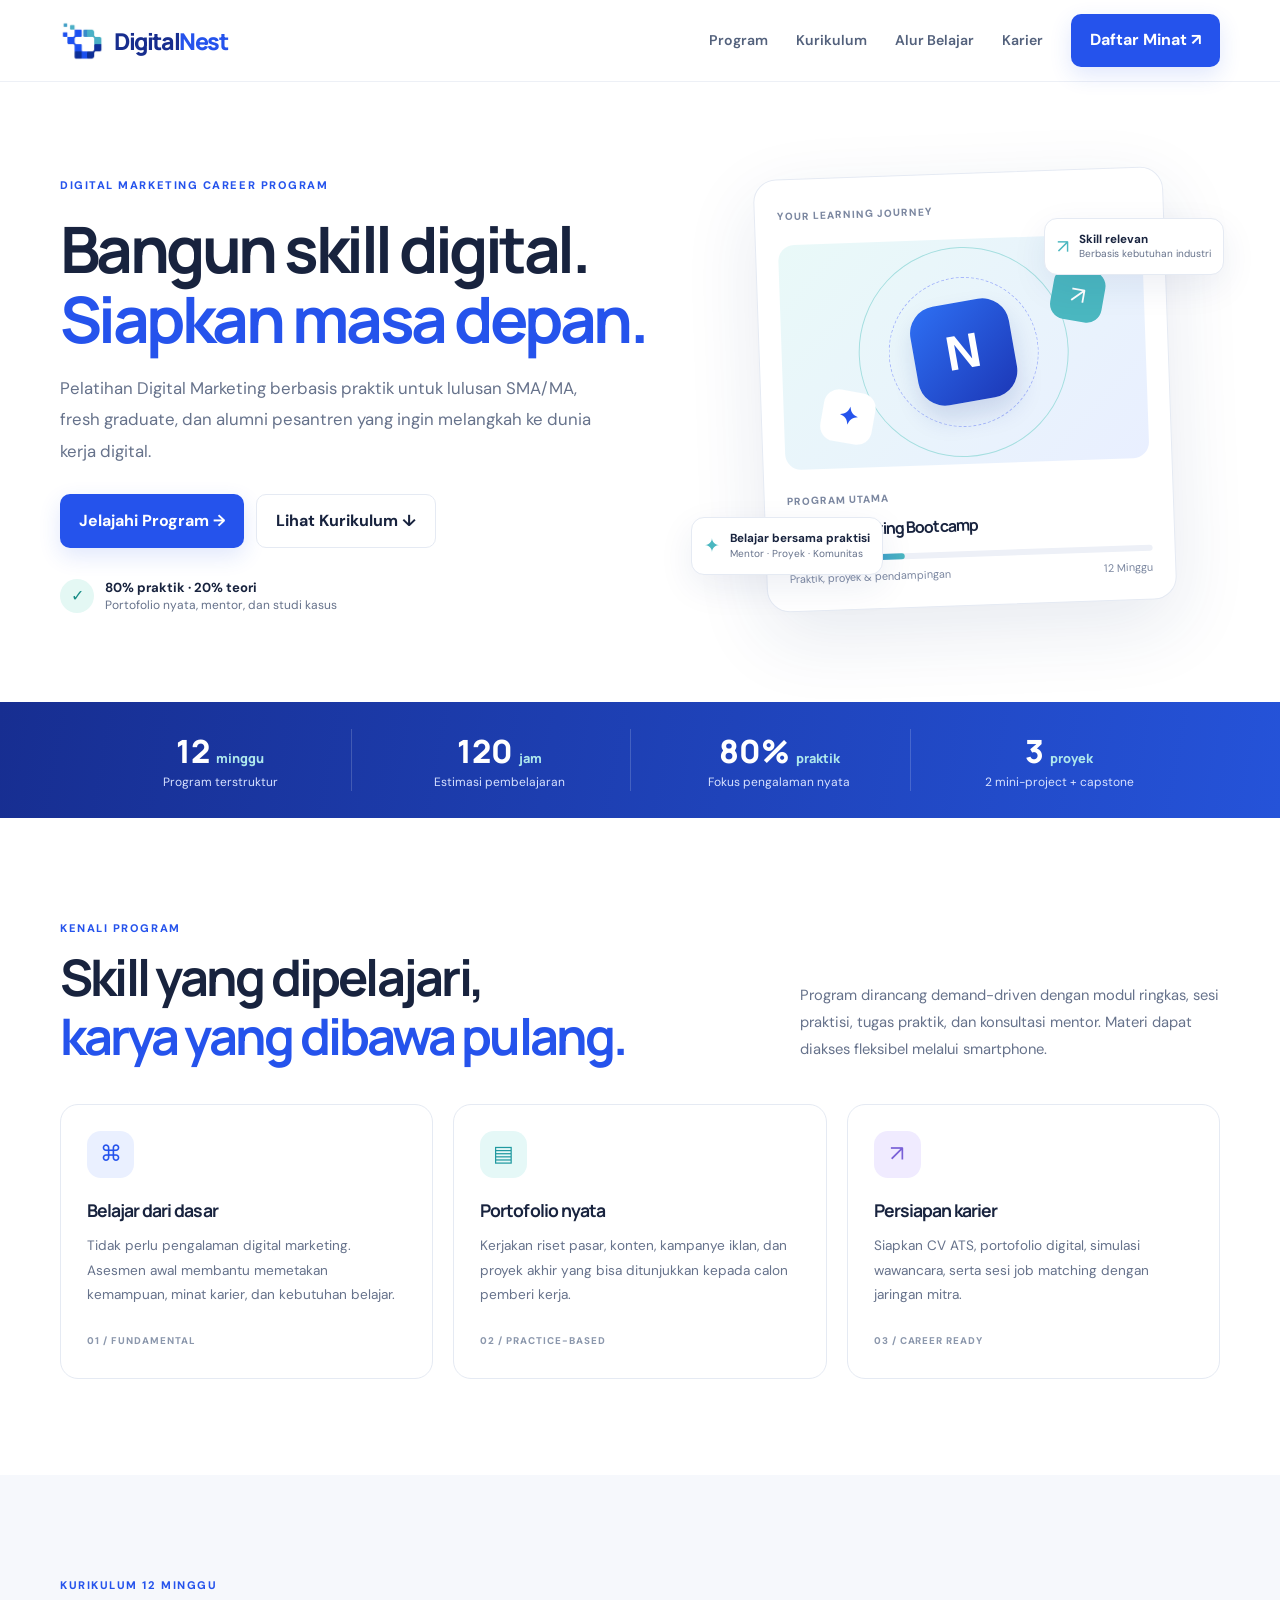
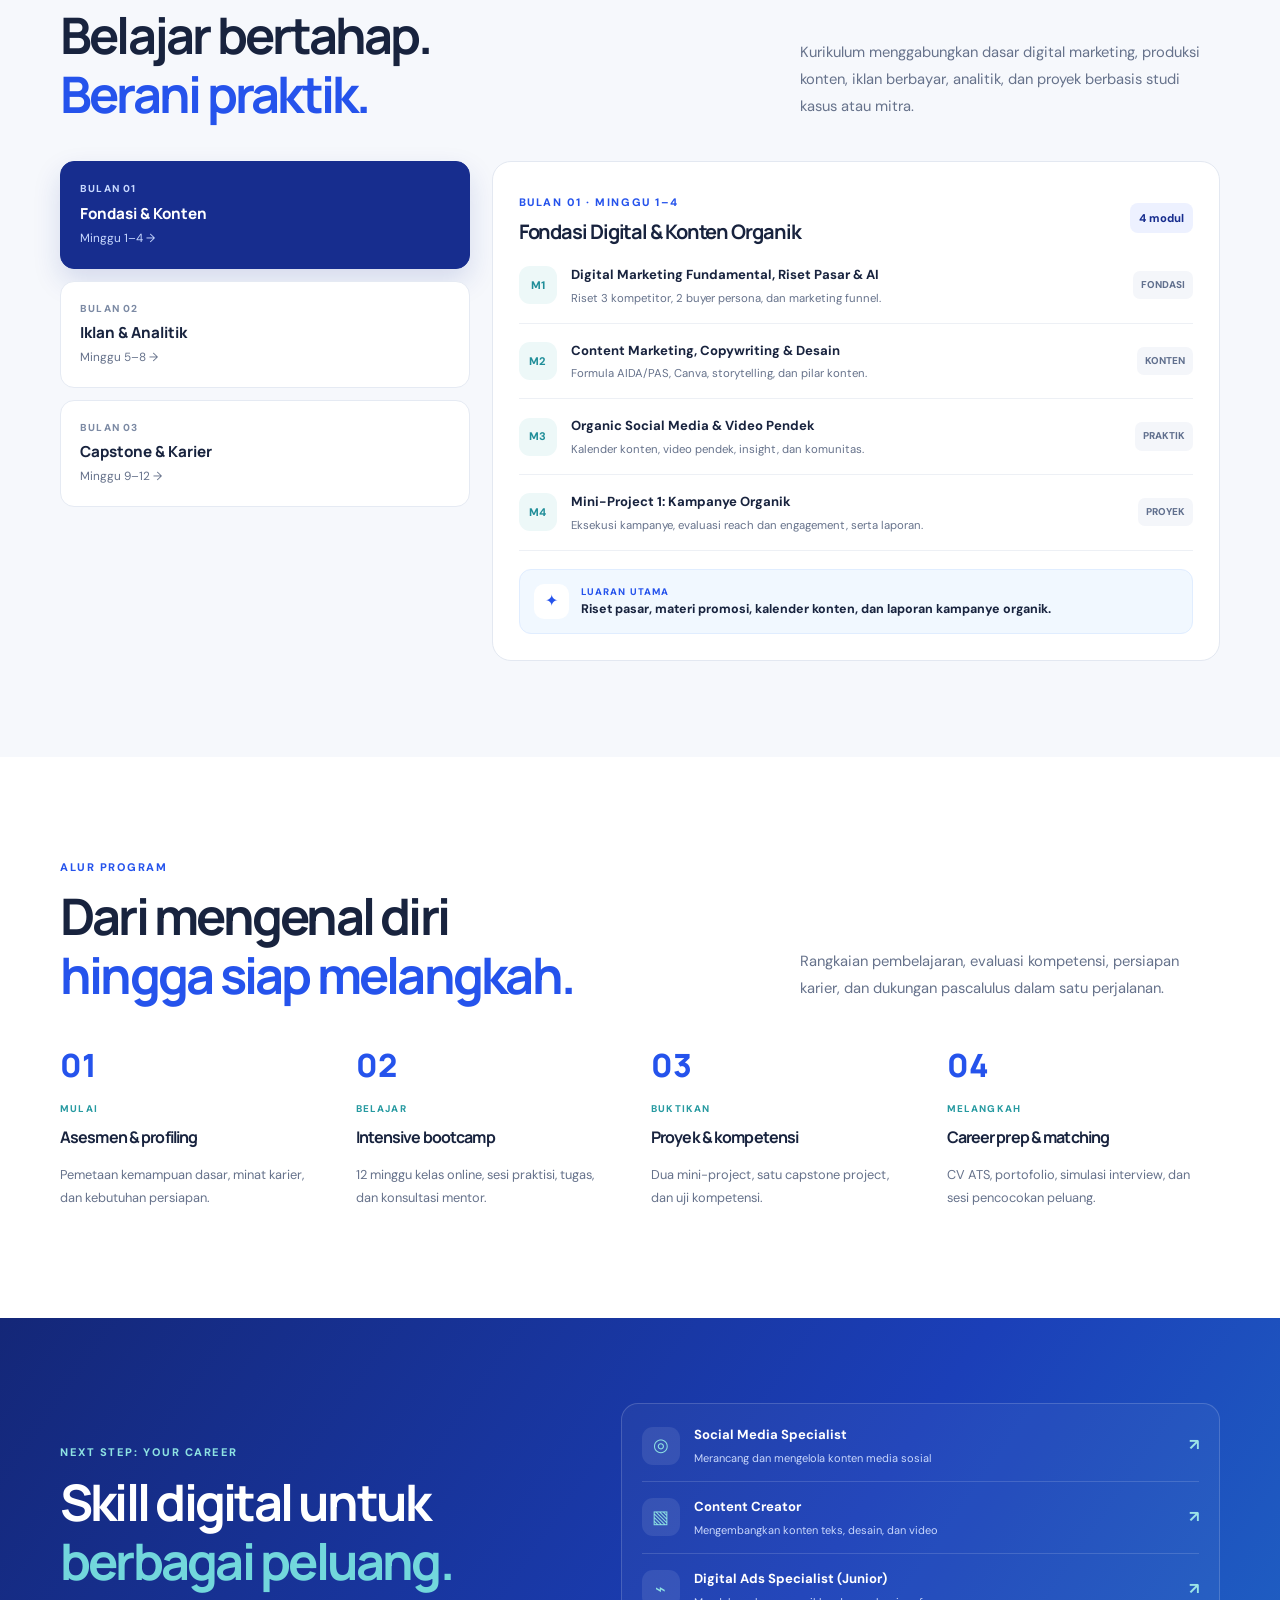
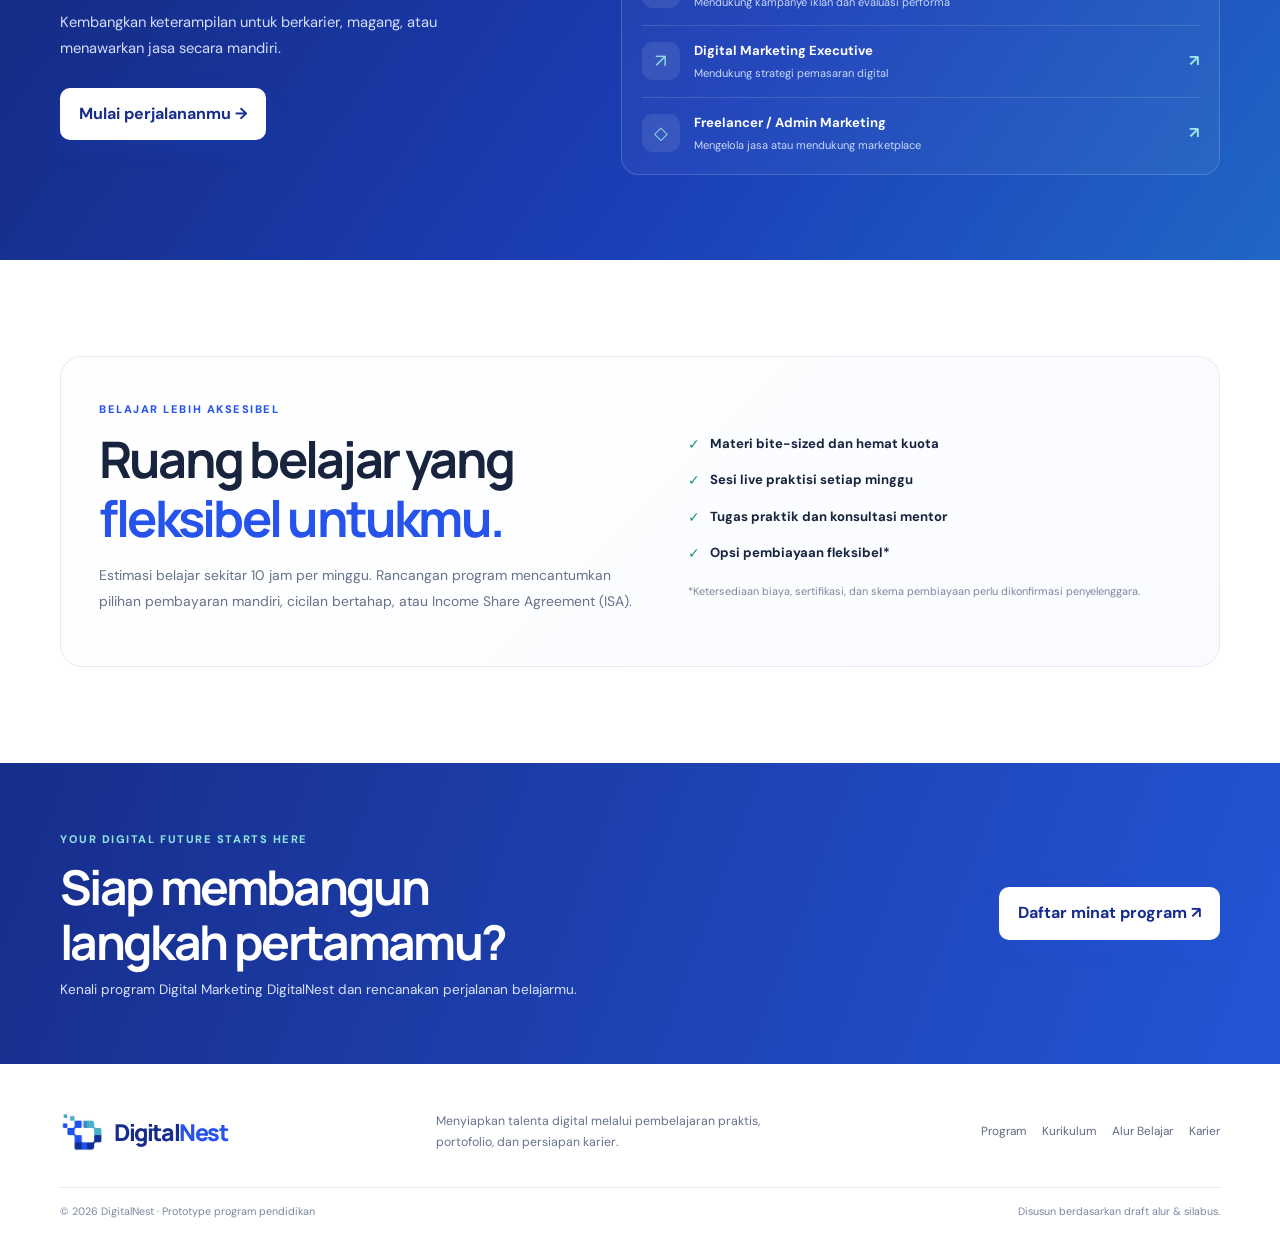
<file: index.html>
<!doctype html><html lang="id"><head><meta charset="utf-8"><meta name="viewport" content="width=device-width,initial-scale=1"><title>DigitalNest — Digital Marketing Career Program</title><link rel="icon" href="digitalnest-logo.jpg"><link rel="stylesheet" href="styles.css"></head><body>
<header><a class="brand" href="#home"><img src="digitalnest-logo.jpg" alt="Logo DigitalNest"><b>Digital<span>Nest</span></b></a><button id="menuBtn" class="menu">☰</button><nav id="nav"><a href="#program">Program</a><a href="#curriculum">Kurikulum</a><a href="#alur">Alur Belajar</a><a href="#karier">Karier</a><button class="btn open-form">Daftar Minat ↗</button></nav></header>
<main><section class="hero wrap" id="home"><div><p class="eyebrow">DIGITAL MARKETING CAREER PROGRAM</p><h1>Bangun skill digital.<br><em>Siapkan masa depan.</em></h1><p class="lead">Pelatihan Digital Marketing berbasis praktik untuk lulusan SMA/MA, fresh graduate, dan alumni pesantren yang ingin melangkah ke dunia kerja digital.</p><div class="actions"><a class="btn" href="#program">Jelajahi Program →</a><a class="btn ghost" href="#curriculum">Lihat Kurikulum ↓</a></div><div class="proof"><span>✓</span><div><b>80% praktik · 20% teori</b><small>Portofolio nyata, mentor, dan studi kasus</small></div></div></div><div class="visual"><div class="float f1">↗ <span><b>Skill relevan</b><small>Berbasis kebutuhan industri</small></span></div><div class="visual-card"><small class="muted">YOUR LEARNING JOURNEY</small><div class="art"><i class="orb o1"></i><i class="orb o2"></i><strong>N</strong><span>↗</span><label>✦</label></div><small class="muted">PROGRAM UTAMA</small><h3>Digital Marketing Bootcamp</h3><div class="bar"><i></i></div><div class="between muted"><small>Praktik, proyek & pendampingan</small><small>12 Minggu</small></div></div><div class="float f2">✦ <span><b>Belajar bersama praktisi</b><small>Mentor · Proyek · Komunitas</small></span></div></div></section>
<section class="stats"><div><b>12 <small>minggu</small></b><span>Program terstruktur</span></div><div><b>120 <small>jam</small></b><span>Estimasi pembelajaran</span></div><div><b>80% <small>praktik</small></b><span>Fokus pengalaman nyata</span></div><div><b>3 <small>proyek</small></b><span>2 mini-project + capstone</span></div></section>
<section class="wrap section" id="program"><div class="heading"><div><small class="kicker">KENALI PROGRAM</small><h2>Skill yang dipelajari,<br><em>karya yang dibawa pulang.</em></h2></div><p>Program dirancang demand-driven dengan modul ringkas, sesi praktisi, tugas praktik, dan konsultasi mentor. Materi dapat diakses fleksibel melalui smartphone.</p></div><div class="features"><article><i class="ico blue">⌘</i><h3>Belajar dari dasar</h3><p>Tidak perlu pengalaman digital marketing. Asesmen awal membantu memetakan kemampuan, minat karier, dan kebutuhan belajar.</p><small>01 / FUNDAMENTAL</small></article><article><i class="ico teal">▤</i><h3>Portofolio nyata</h3><p>Kerjakan riset pasar, konten, kampanye iklan, dan proyek akhir yang bisa ditunjukkan kepada calon pemberi kerja.</p><small>02 / PRACTICE-BASED</small></article><article><i class="ico violet">↗</i><h3>Persiapan karier</h3><p>Siapkan CV ATS, portofolio digital, simulasi wawancara, serta sesi job matching dengan jaringan mitra.</p><small>03 / CAREER READY</small></article></div></section>
<section class="curriculum"><div class="wrap section" id="curriculum"><div class="heading"><div><small class="kicker">KURIKULUM 12 MINGGU</small><h2>Belajar bertahap.<br><em>Berani praktik.</em></h2></div><p>Kurikulum menggabungkan dasar digital marketing, produksi konten, iklan berbayar, analitik, dan proyek berbasis studi kasus atau mitra.</p></div><div class="curr"><div class="tabs"><button class="tab active" data-month="1"><small>BULAN 01</small><b>Fondasi & Konten</b><span>Minggu 1–4 →</span></button><button class="tab" data-month="2"><small>BULAN 02</small><b>Iklan & Analitik</b><span>Minggu 5–8 →</span></button><button class="tab" data-month="3"><small>BULAN 03</small><b>Capstone & Karier</b><span>Minggu 9–12 →</span></button></div><div class="module"><div class="between"><div><small class="kicker" id="monthLabel">BULAN 01 · MINGGU 1–4</small><h3 id="monthTitle">Fondasi Digital & Konten Organik</h3></div><span class="pill" id="moduleCount">4 modul</span></div><div id="moduleList"></div><div class="outcome"><span>✦</span><div><small>LUARAN UTAMA</small><b id="outcomeText">Riset pasar, materi promosi, kalender konten, dan laporan kampanye organik.</b></div></div></div></div></div></section>
<section class="wrap section" id="alur"><div class="heading"><div><small class="kicker">ALUR PROGRAM</small><h2>Dari mengenal diri<br><em>hingga siap melangkah.</em></h2></div><p>Rangkaian pembelajaran, evaluasi kompetensi, persiapan karier, dan dukungan pascalulus dalam satu perjalanan.</p></div><div class="steps"><article><b>01</b><small>MULAI</small><h3>Asesmen & profiling</h3><p>Pemetaan kemampuan dasar, minat karier, dan kebutuhan persiapan.</p></article><article><b>02</b><small>BELAJAR</small><h3>Intensive bootcamp</h3><p>12 minggu kelas online, sesi praktisi, tugas, dan konsultasi mentor.</p></article><article><b>03</b><small>BUKTIKAN</small><h3>Proyek & kompetensi</h3><p>Dua mini-project, satu capstone project, dan uji kompetensi.</p></article><article><b>04</b><small>MELANGKAH</small><h3>Career prep & matching</h3><p>CV ATS, portofolio, simulasi interview, dan sesi pencocokan peluang.</p></article></div></section>
<section class="career" id="karier"><div class="wrap career-grid"><div><small class="kicker light">NEXT STEP: YOUR CAREER</small><h2>Skill digital untuk<br><em>berbagai peluang.</em></h2><p>Kembangkan keterampilan untuk berkarier, magang, atau menawarkan jasa secara mandiri.</p><button class="btn white open-form">Mulai perjalananmu →</button></div><div class="jobs"><div><span>◎</span><p><b>Social Media Specialist</b><small>Merancang dan mengelola konten media sosial</small></p><strong>↗</strong></div><div><span>▧</span><p><b>Content Creator</b><small>Mengembangkan konten teks, desain, dan video</small></p><strong>↗</strong></div><div><span>⌁</span><p><b>Digital Ads Specialist (Junior)</b><small>Mendukung kampanye iklan dan evaluasi performa</small></p><strong>↗</strong></div><div><span>↗</span><p><b>Digital Marketing Executive</b><small>Mendukung strategi pemasaran digital</small></p><strong>↗</strong></div><div><span>◇</span><p><b>Freelancer / Admin Marketing</b><small>Mengelola jasa atau mendukung marketplace</small></p><strong>↗</strong></div></div></div></section>
<section class="wrap section"><div class="access"><div><small class="kicker">BELAJAR LEBIH AKSESIBEL</small><h2>Ruang belajar yang<br><em>fleksibel untukmu.</em></h2><p>Estimasi belajar sekitar 10 jam per minggu. Rancangan program mencantumkan pilihan pembayaran mandiri, cicilan bertahap, atau Income Share Agreement (ISA).</p></div><div class="checks"><p>✓ <b>Materi bite-sized dan hemat kuota</b></p><p>✓ <b>Sesi live praktisi setiap minggu</b></p><p>✓ <b>Tugas praktik dan konsultasi mentor</b></p><p>✓ <b>Opsi pembiayaan fleksibel*</b></p><small>*Ketersediaan biaya, sertifikasi, dan skema pembiayaan perlu dikonfirmasi penyelenggara.</small></div></div></section>
<section class="cta"><div class="wrap cta-inner"><div><small class="kicker light">YOUR DIGITAL FUTURE STARTS HERE</small><h2>Siap membangun<br>langkah pertamamu?</h2><p>Kenali program Digital Marketing DigitalNest dan rencanakan perjalanan belajarmu.</p></div><button class="btn white open-form">Daftar minat program ↗</button></div></section></main>
<footer><div class="foot wrap"><a class="brand" href="#home"><img src="digitalnest-logo.jpg" alt="Logo DigitalNest"><b>Digital<span>Nest</span></b></a><p>Menyiapkan talenta digital melalui pembelajaran praktis, portofolio, dan persiapan karier.</p><div><a href="#program">Program</a><a href="#curriculum">Kurikulum</a><a href="#alur">Alur Belajar</a><a href="#karier">Karier</a></div></div><div class="bottom wrap"><span>© 2026 DigitalNest · Prototype program pendidikan</span><span>Disusun berdasarkan draft alur & silabus.</span></div></footer>
<dialog id="formDialog"><button class="close" id="closeForm">×</button><small class="kicker">FORM MINAT PESERTA</small><h2>Mulai perjalanan digitalmu.</h2><p>Isi formulir simulasi untuk menunjukkan alur minat peserta.</p><form id="interestForm"><label>Nama lengkap<input id="pname" required placeholder="Nama kamu"></label><label>Email aktif<input id="pemail" type="email" required placeholder="nama@email.com"></label><label>Latar belakang<select id="background"><option>Lulusan SMA/MA</option><option>Alumni pesantren</option><option>Fresh graduate</option><option>Lulusan SMP</option><option>Lainnya</option></select></label><label>Tujuan mengikuti program<select><option>Mencari pekerjaan</option><option>Magang</option><option>Freelance</option><option>Mengembangkan usaha</option><option>Meningkatkan keterampilan</option></select></label><button class="btn" type="submit">Kirim minat →</button></form><small class="note">Prototype: data tidak dikirim atau disimpan ke server. Harga, sertifikasi, dan penempatan kerja perlu dikonfirmasi penyelenggara.</small></dialog><div id="toast" class="toast" role="status"></div><script src="script.js"></script></body></html>
</file>
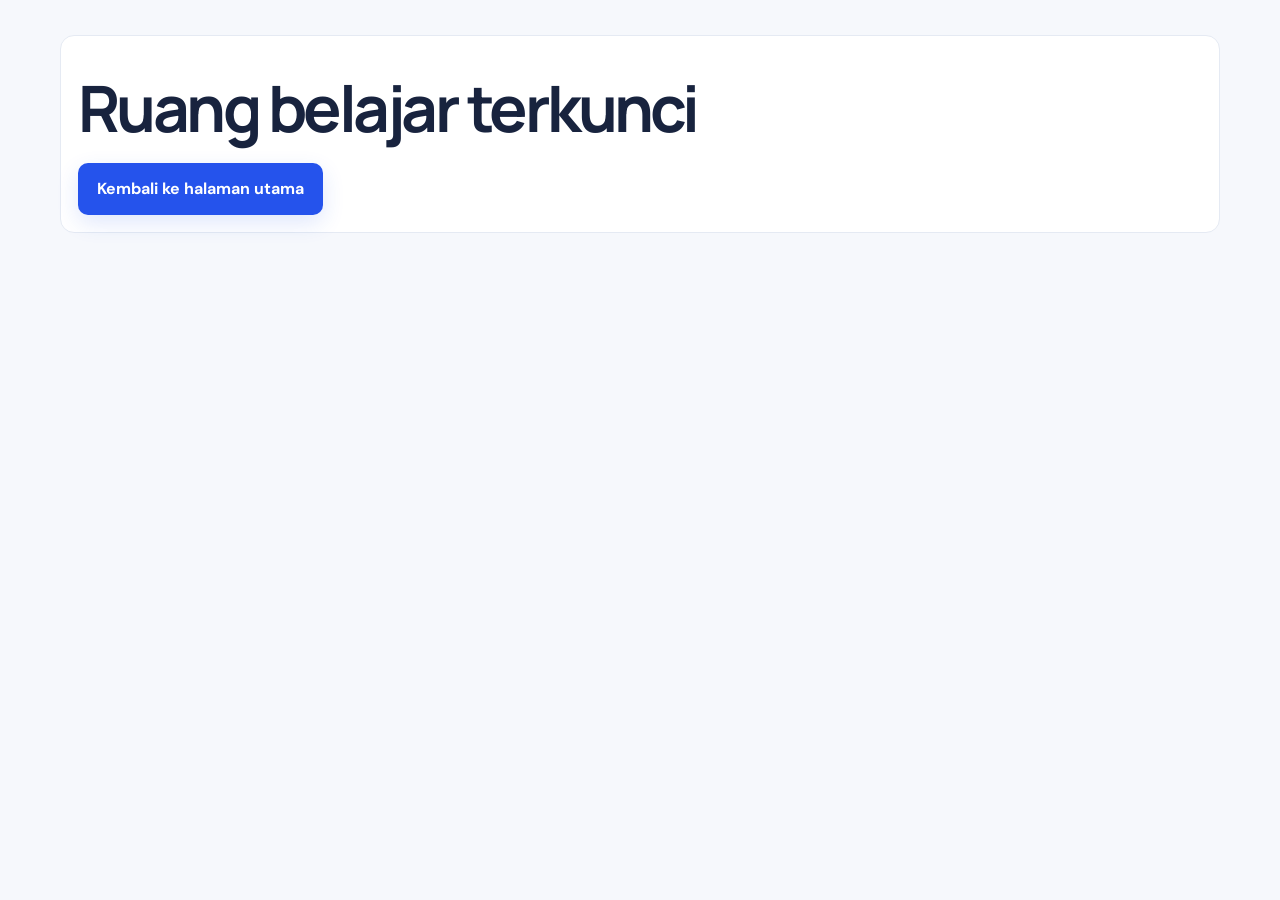
<file: dashboard.html>
<!doctype html><html lang="id"><head><meta charset="utf-8"><meta name="viewport" content="width=device-width,initial-scale=1"><title>Ruang Belajar DigitalNest</title><link rel="stylesheet" href="styles.css"></head><body class="room">
<header><a class="brand" href="index.html"><img src="digitalnest-logo.jpg" alt="DigitalNest"><b>Digital<span>Nest</span></b></a><nav><a href="index.html#curriculum">Kurikulum</a><a href="index.html#pricing">Paket belajar</a><button class="btn" id="logout">Keluar</button></nav></header>
<main class="wrap room-main"><div class="room-welcome"><div><small class="kicker">DIGITALNEST LEARNING SPACE</small><h1>Halo, <em id="person">Peserta</em>!</h1><p>Belajar, praktik, dan siapkan karier digitalmu.</p></div><span class="demo-tag">AKUN DEMO</span></div>
<div class="room-layout"><aside class="room-nav"><b>MENU RUANG BELAJAR</b><button class="selected" data-page="dashboard">▦ Dashboard</button><button data-page="learning">▤ Pembelajaran</button><button data-page="cases">▣ Study Case</button><button data-page="dictionary">Aa Kamus</button><button data-page="achievements">★ Pencapaian</button><button data-page="packages">▧ Paket belajar</button><button data-page="reports">⚑ Pelaporan</button><button data-page="messages">✉ Message Email</button></aside><div class="room-content">
<section class="room-page show" id="dashboard"><div class="room-stats"><article><small>PROGRAM</small><b>12 minggu</b><span>Estimasi 120 jam</span></article><article><small>PROGRES DEMO</small><b>35%</b><span>Simulasi belajar</span></article><article><small>PORTOFOLIO</small><b>3 proyek</b><span>2 mini-project + capstone</span></article></div><article class="room-card"><small class="kicker">LANJUTKAN BELAJAR</small><h2>Content Marketing & Copywriting</h2><p>Modul 2 · Fondasi dan konten organik</p><div class="room-progress"><i></i></div><button class="btn" data-jump="learning">Lanjutkan pembelajaran →</button></article><article class="room-card"><h2>Rencana belajarmu</h2><ul><li>Pelajari formula AIDA</li><li>Kerjakan latihan konten</li><li>Review hasil dan catatan</li></ul></article></section>
<section class="room-page" id="learning"><small class="kicker">LEARN BY DOING</small><h2>Pembelajaran</h2><p>Kelas digital marketing dari dasar sampai praktik.</p><div class="room-grid"><article><small>BULAN 1</small><h3>Digital Marketing Fundamentals</h3><p>Riset pasar, kompetitor, buyer persona, funnel, dan penggunaan AI secara bertanggung jawab.</p><button data-topic="fundamentals">Buka materi →</button></article><article><small>BULAN 1</small><h3>Content Marketing & Copywriting</h3><p>AIDA/PAS, desain promosi, kalender konten, video pendek, dan kampanye organik.</p><button data-topic="aida">Buka materi →</button></article><article><small>BULAN 2</small><h3>Paid Ads & Campaign Setup</h3><p>Campaign, targeting, budget, A/B testing, Meta Ads dan TikTok Ads.</p><button data-topic="ads">Buka materi →</button></article><article><small>BULAN 2</small><h3>Landing Page & Analytics</h3><p>SEO dasar, CTR, CPC, CPA, conversion rate, dan ROAS.</p><button data-topic="analytics">Buka materi →</button></article><article><small>BULAN 3</small><h3>Capstone Project</h3><p>Riset, strategi, eksekusi kampanye, optimasi, dan laporan hasil.</p><button data-topic="capstone">Buka materi →</button></article><article><small>BULAN 3</small><h3>Career Preparation</h3><p>CV ATS, LinkedIn, portofolio, komunikasi profesional, dan wawancara.</p><button data-topic="career">Buka materi →</button></article></div><article class="room-card"><h3 id="topicTitle">Pilih kelas untuk melihat ringkasan</h3><p id="topicText">Materi lengkap akan tersedia saat platform dikembangkan.</p><div class="sample">Contoh AIDA: Attention (tarik perhatian), Interest (bangun ketertarikan), Desire (jelaskan manfaat), Action (ajak bertindak).</div></article></section>
<section class="room-page" id="cases"><small class="kicker">PRAKTIK & ANALISIS</small><h2>Study Case</h2><p>Kasus latihan; data bersifat ilustrasi.</p><div class="room-grid"><article><h3>UMKM kuliner tidak konsisten membuat konten</h3><p>Analisis persona, pilar konten, kalender bulanan, dan CTA.</p><details><summary>Pertanyaan analisis</summary><p>Siapa audiensnya? Konten apa yang menjawab kebutuhan? Metrik apa yang sesuai?</p></details></article><article><h3>Iklan mendapat klik, tetapi sedikit pembelian</h3><p>Periksa pesan iklan, landing page, bukti sosial, dan checkout.</p><details><summary>Pertanyaan analisis</summary><p>Di mana calon pembeli keluar? Eksperimen A/B apa yang layak dicoba?</p></details></article><article><h3>Biaya kampanye meningkat</h3><p>Bandingkan CTR, CPC, CPA, conversion rate, dan ROAS.</p><details><summary>Pertanyaan analisis</summary><p>Metrik mana yang bermasalah? Bagaimana menyusun rekomendasi?</p></details></article></div></section>
<section class="room-page" id="dictionary"><small class="kicker">DIGITAL MARKETING GLOSSARY</small><h2>Kamus</h2><input id="dictSearch" placeholder="Cari istilah, misalnya CTR atau ROAS"><div class="room-grid dictionary" id="dict"><article data-key="ctr click through rate"><h3>CTR — Click-Through Rate</h3><p>Persentase klik dibanding jumlah tayangan.</p></article><article data-key="cpc cost per click"><h3>CPC — Cost Per Click</h3><p>Biaya rata-rata per klik iklan.</p></article><article data-key="cpa cost per acquisition"><h3>CPA — Cost Per Acquisition</h3><p>Biaya rata-rata untuk mendapatkan satu hasil yang ditargetkan.</p></article><article data-key="roas return on ad spend"><h3>ROAS</h3><p>Pendapatan dari iklan dibanding biaya iklan.</p></article><article data-key="seo search engine optimization"><h3>SEO</h3><p>Optimasi agar situs lebih mudah ditemukan di mesin pencari.</p></article><article data-key="cta call to action"><h3>CTA — Call to Action</h3><p>Ajakan yang mendorong audiens melakukan tindakan.</p></article><article data-key="kpi key performance indicator"><h3>KPI</h3><p>Indikator utama untuk mengukur kemajuan.</p></article><article data-key="conversion rate"><h3>Conversion Rate</h3><p>Persentase audiens yang melakukan tindakan yang diharapkan.</p></article><article data-key="a b testing"><h3>A/B Testing</h3><p>Membandingkan dua variasi untuk melihat mana yang lebih efektif.</p></article></div></section>
<section class="room-page" id="achievements"><small class="kicker">YOUR LEARNING JOURNEY</small><h2>Pencapaian</h2><div class="room-stats"><article><small>MODUL DEMO</small><b>2 / 6</b><span>Progres simulasi</span></article><article><small>TUGAS SELESAI</small><b>1 / 8</b><span>Data demo</span></article><article><small>SERTIFIKAT</small><b>Belum ada</b><span>Belum diterbitkan</span></article></div><article class="room-card"><h3>Track record</h3><ul><li>Orientasi program — selesai (contoh)</li><li>Fundamental — dipelajari</li><li>Mini-project 1 — belum mulai</li><li>Capstone — terkunci</li></ul><h3>Sertifikat kompetensi</h3><p>Sertifikat belum tersedia. Skema BNSP dan mitra LSP/TUK harus dikonfirmasi sebelum dijanjikan.</p></article></section>
<section class="room-page" id="packages"><small class="kicker">PROGRAM & INVESTASI</small><h2>Paket belajar</h2><p>Harga mengikuti draft rancangan dan perlu konfirmasi.</p><div class="room-grid package-grid"><article class="regular"><small>PAKET DASAR</small><h3>Reguler</h3><b>Rp1.490.000</b><p>Modul 12 minggu, sesi praktisi, toolkit, proyek, konsultasi grup, dan 1 review CV.</p><button data-package="Reguler">Pilih Reguler</button></article><article class="plus"><small>PENDAMPINGAN TAMBAHAN</small><h3>Plus</h3><b>Rp2.490.000</b><p>Fasilitas Reguler ditambah 2 sesi 1:1 dan 2 review CV/portofolio.</p><button data-package="Plus">Pilih Plus</button></article><article class="premium"><small>PENDAMPINGAN INTENSIF</small><h3>Premium</h3><b>Rp3.490.000</b><p>Fasilitas Reguler ditambah 5 sesi 1:1 dan 3 review CV/portofolio.</p><button data-package="Premium">Pilih Premium</button></article></div><article class="room-card">Opsi DP, cicilan, dan ISA masih berupa rancangan. Jangan melakukan pembayaran lewat prototype.</article></section>
<section class="room-page" id="reports"><small class="kicker">SUPPORT CENTER</small><h2>Pelaporan</h2><p>Ajukan pembatalan DP, bimbingan karier, atau kendala belajar. Formulir ini simulasi lokal.</p><form class="room-card form-stack" id="reportForm"><label>Jenis laporan<select id="reportType" required><option value="">Pilih kebutuhan</option><option>Pembatalan DP</option><option>Permintaan bimbingan karier</option><option>Kendala pembelajaran</option><option>Pertanyaan pembayaran</option><option>Lainnya</option></select></label><label>Nama<input required placeholder="Nama kamu"></label><label>Email<input type="email" required placeholder="nama@email.com"></label><label>Detail<textarea id="reportDetail" rows="4" required placeholder="Jelaskan kebutuhanmu..."></textarea></label><p>Permintaan belum dikirim ke tim karena belum ada server.</p><button class="btn" type="submit">Kirim laporan demo</button><p id="reportResult"></p></form></section>
<section class="room-page" id="messages"><small class="kicker">DIGITALNEST ASSISTANT</small><h2>Message Email</h2><p>Ruang chat dengan bot demo untuk pertanyaan tentang materi dan program.</p><div class="chatbox"><div class="chat-head"><b>DN · DigitalNest Bot</b><button id="clearChat">Bersihkan chat</button></div><div id="chatMessages" class="chat-messages"><div class="bubble bot"><b>DigitalNest Bot</b><p>Halo! Tanyakan istilah, materi, kurikulum, paket, atau bimbingan karier.</p></div></div><div class="quick"><button data-ask="Apa itu ROAS?">Apa itu ROAS?</button><button data-ask="Jelaskan kurikulum">Kurikulum</button><button data-ask="Bagaimana bimbingan karier?">Bimbingan karier</button></div><form id="chatForm" class="chat-form"><input id="chatInput" required placeholder="Tulis pesanmu..."><button class="btn">Kirim ↗</button></form><small class="muted">Bot berbasis kata kunci; bukan AI online atau email sungguhan.</small></div></section>
</div></div><p class="muted">Prototype: akun, progres, laporan, chat, dan pembayaran belum terhubung ke backend.</p></main>

<div class="lesson-modal" id="lessonModal" aria-hidden="true" role="dialog" aria-modal="true" aria-labelledby="lessonModalTitle">
  <div class="lesson-modal-backdrop" data-close-modal></div>
  <article class="lesson-modal-window">
    <button class="lesson-close" type="button" aria-label="Tutup materi" data-close-modal>×</button>
    <div class="lesson-hero"><img id="lessonImage" src="" alt="Ilustrasi materi pembelajaran"><div class="lesson-hero-shade"></div><div class="lesson-hero-copy"><span id="lessonWeek">DIGITALNEST CLASS</span><h2 id="lessonModalTitle">Judul Materi</h2><p id="lessonSubtitle"></p></div></div>
    <div class="lesson-modal-body"><aside class="lesson-meta"><div><small>DURASI</small><b id="lessonDuration">20–30 menit</b></div><div><small>LEVEL</small><b id="lessonLevel">Pemula</b></div><div><small>FORMAT</small><b>Materi + latihan</b></div><div class="lesson-outline"><b>Di materi ini</b><a href="#lessonGoal">Tujuan belajar</a><a href="#lessonContent">Ringkasan materi</a><a href="#lessonPractice">Latihan praktik</a></div></aside><div class="lesson-reading"><section id="lessonGoal"><small class="kicker">01 · TUJUAN BELAJAR</small><h3>Setelah mempelajari materi ini</h3><ul id="lessonObjectives"></ul></section><section id="lessonContent"><small class="kicker">02 · MATERI INTI</small><h3 id="lessonSectionTitle">Pahami konsep dasarnya</h3><div id="lessonContentText"></div></section><section id="lessonPractice"><small class="kicker">03 · LATIHAN PRAKTIK</small><h3>Terapkan pengetahuanmu</h3><p id="lessonTask"></p><label class="lesson-answer-label" for="lessonAnswer">Catatan / jawaban latihan</label><textarea id="lessonAnswer" rows="4" placeholder="Tulis ide atau jawaban latihanmu di sini..."></textarea><button class="btn" id="saveLessonNote" type="button">Simpan catatan demo</button><p id="lessonSaved" class="lesson-saved" aria-live="polite"></p></section><div class="lesson-footer"><span>Materi prototype DigitalNest</span><button class="btn" type="button" data-close-modal>Selesai membaca</button></div></div></div>
  </article>
</div>

<script>
const user=localStorage.getItem('digitalnest_demo_user');if(!user){document.body.innerHTML='<main class="wrap room-main"><article class="room-card"><h1>Ruang belajar terkunci</h1><a class="btn" href="index.html">Kembali ke halaman utama</a></article></main>'}else{try{document.querySelector('#person').textContent=JSON.parse(user).name||'Peserta'}catch(e){}}
function show(k){document.querySelectorAll('.room-page').forEach(p=>p.classList.toggle('show',p.id===k));document.querySelectorAll('.room-nav button').forEach(b=>b.classList.toggle('selected',b.dataset.page===k));window.scrollTo({top:0,behavior:'smooth'})}
document.querySelectorAll('[data-page]').forEach(b=>b.onclick=()=>show(b.dataset.page));document.querySelectorAll('[data-jump]').forEach(b=>b.onclick=()=>show(b.dataset.jump));document.querySelector('#logout').onclick=()=>{localStorage.removeItem('digitalnest_demo_user');location.href='index.html'};
const topics={
fundamentals:{title:'Digital Marketing Fundamentals',week:'BULAN 1 · MINGGU 1-2',subtitle:'Kenali audiens, pasar, dan perjalanan calon pelanggan.',duration:'25 menit',level:'Pemula',image:'https://images.unsplash.com/photo-1460925895917-afdab827c52f?auto=format&fit=crop&w=1600&q=85',alt:'Laptop dengan grafik dan analisis digital',objectives:['Memahami peran digital marketing dalam bisnis.','Menyusun riset kompetitor sederhana.','Membuat buyer persona dan memetakan marketing funnel.'],section:'Mulai dari masalah pelanggan',content:'<p>Digital marketing adalah penggunaan kanal digital untuk menjangkau audiens, membangun hubungan, dan membantu tujuan bisnis. Strategi yang baik dimulai dari pemahaman pelanggan—bukan langsung memilih platform atau memasang iklan.</p><h4>1. Riset pasar dan kompetitor</h4><p>Catat siapa target pelanggan, kebutuhan yang belum terpenuhi, alternatif yang mereka gunakan, serta cara kompetitor menawarkan nilai. Pisahkan fakta yang ditemukan dari asumsi yang masih perlu diuji.</p><h4>2. Buyer persona</h4><p>Persona merangkum karakter target utama: kebutuhan, kebiasaan, hambatan, dan alasan mereka mungkin membeli. Gunakan hasil wawancara atau observasi, bukan sekadar menebak.</p><h4>3. Marketing funnel</h4><p><b>Awareness</b> membuat orang mengenal brand; <b>Consideration</b> membantu mereka membandingkan; <b>Conversion</b> mendorong tindakan; dan <b>Retention</b> menjaga hubungan setelah pembelian.</p>',task:'Pilih satu UMKM. Catat tiga kompetitor, buat satu buyer persona, lalu tulis satu kebutuhan utama pelanggan pada setiap tahap funnel.'},
aida:{title:'Content Marketing & Copywriting',week:'BULAN 1 · MINGGU 3–4',subtitle:'Buat konten yang relevan, jelas, dan mendorong tindakan.',duration:'30 menit',level:'Pemula–Menengah',image:'https://images.unsplash.com/photo-1558655146-9f40138edfeb?auto=format&fit=crop&w=1600&q=85',alt:'Perangkat desain dan alat kreatif di meja kerja',objectives:['Memahami fungsi konten dalam pemasaran.','Menerapkan formula AIDA atau PAS pada copywriting.','Merancang ide konten yang sesuai dengan persona.'],section:'Konten harus punya tujuan',content:'<p>Content marketing menyampaikan informasi atau hiburan yang relevan untuk menarik dan mempertahankan audiens. Setiap konten sebaiknya punya tujuan, target audiens, pesan utama, dan ajakan bertindak yang jelas.</p><h4>Formula AIDA</h4><p><b>Attention:</b> hentikan perhatian dengan masalah atau pembuka kuat. <b>Interest:</b> jelaskan hal yang relevan. <b>Desire:</b> tunjukkan manfaat atau bukti. <b>Action:</b> arahkan audiens pada langkah berikutnya.</p><h4>Formula PAS</h4><p><b>Problem</b> mengangkat masalah, <b>Agitate</b> menjelaskan dampaknya secara wajar, dan <b>Solution</b> menawarkan solusi. Hindari klaim berlebihan atau informasi yang menyesatkan.</p><h4>Rencanakan konten</h4><p>Gunakan variasi edukasi, hiburan, bukti sosial, dan promosi. Susun kalender konten yang realistis lalu evaluasi performanya.</p>',task:'Buat satu caption promosi produk UMKM dengan formula AIDA. Tentukan target audiens, ide visual, dan CTA yang spesifik.'},
ads:{title:'Paid Ads & Campaign Setup',week:'BULAN 2 · MINGGU 1-2',subtitle:'Rancang kampanye iklan dengan tujuan dan anggaran yang terukur.',duration:'30 menit',level:'Menengah',image:'https://images.unsplash.com/photo- advertising?auto=format&fit=crop&w=1600&q=85'.replace('photo- advertising','photo-1551288049-bebda4e38f71'),alt:'Grafik dan dashboard analitik pada layar',objectives:['Membedakan tujuan kampanye dan metrik keberhasilan.','Memahami struktur campaign, ad set, dan iklan.','Merencanakan targeting, budget, dan A/B testing.'],section:'Rancang sebelum menjalankan iklan',content:'<p>Paid ads membantu bisnis menjangkau audiens melalui distribusi berbayar. Sebelum membuat iklan, tentukan tujuan bisnis dan tindakan yang ingin dihasilkan—misalnya kunjungan, leads, atau pembelian.</p><h4>Struktur kampanye</h4><p>Secara umum, kampanye memiliki tujuan, pengaturan audiens dan anggaran, serta materi iklan. Nama menu dan struktur detail dapat berbeda di setiap platform.</p><h4>Targeting dan anggaran</h4><p>Mulai dari hipotesis audiens yang jelas. Tetapkan anggaran uji yang terjangkau, periode pengamatan, serta metrik yang akan dievaluasi. Jangan menganggap hasil awal sebagai kepastian.</p><h4>A/B testing</h4><p>Bandingkan satu perubahan utama pada satu waktu, seperti headline atau visual. Tetapkan indikator keberhasilan sebelum tes agar keputusan tidak hanya berdasarkan selera.</p>',task:'Buat blueprint kampanye simulasi: tujuan, audiens, pesan iklan, anggaran uji, dua variasi kreatif, dan metrik evaluasi.'},
analytics:{title:'Landing Page & Analytics',week:'BULAN 2 · MINGGU 3–4',subtitle:'Ubah data kampanye menjadi keputusan yang lebih baik.',duration:'25 menit',level:'Menengah',image:'https://images.unsplash.com/photo-1551288049-bebda4e38f71?auto=format&fit=crop&w=1600&q=85',alt:'Dashboard data dan grafik performa',objectives:['Memahami fungsi landing page dan SEO dasar.','Membedakan CTR, CPC, CPA, conversion rate, dan ROAS.','Menyusun rekomendasi berdasarkan data.'],section:'Metrik membantu menemukan masalah',content:'<p>Landing page adalah halaman yang dirancang untuk satu tujuan tertentu, misalnya pendaftaran atau pembelian. Pastikan pesan konsisten dengan iklan, manfaat mudah dipahami, dan langkah selanjutnya jelas.</p><h4>Metrik utama</h4><p><b>CTR</b> = klik ÷ tayangan × 100%. <b>CPC</b> = biaya iklan ÷ jumlah klik. <b>CPA</b> = biaya ÷ jumlah hasil yang ditargetkan. <b>Conversion rate</b> = konversi ÷ kunjungan atau interaksi yang relevan × 100%.</p><p><b>ROAS</b> = pendapatan yang diatribusikan ke iklan ÷ biaya iklan. ROAS tidak sama dengan laba karena belum tentu memasukkan biaya produk, operasional, dan biaya lain.</p><h4>Gunakan data untuk bertindak</h4><p>Periksa tahapan perjalanan pelanggan. Klik tinggi tetapi konversi rendah bisa menjadi alasan untuk mengevaluasi kecocokan pesan, kualitas halaman, penawaran, atau proses checkout.</p>',task:'Gunakan contoh: biaya iklan Rp100.000 menghasilkan pendapatan Rp500.000. Hitung ROAS dan tulis dua hal yang perlu diperiksa sebelum menyimpulkan kampanye berhasil.'},
capstone:{title:'Capstone Project',week:'BULAN 3 · MINGGU 1–2',subtitle:'Terapkan strategi pada kasus bisnis nyata atau simulasi terarah.',duration:'40 menit',level:'Menengah',image:'https://images.unsplash.com/photo-1521737711867-e3b97375f902?auto=format&fit=crop&w=1600&q=85',alt:'Tim berdiskusi mengerjakan proyek bersama',objectives:['Mengubah brief bisnis menjadi tujuan kampanye.','Menyusun strategi dan rencana eksekusi.','Membuat laporan hasil dan rekomendasi.'],section:'Dari brief ke rekomendasi',content:'<p>Capstone menggabungkan riset, strategi, produksi materi, eksekusi, dan evaluasi. Mulailah dengan memahami kebutuhan mitra serta menyepakati ruang lingkup dan indikator hasil.</p><h4>Alur kerja</h4><p>1) Riset dan diagnosis masalah. 2) Tetapkan audiens serta tujuan. 3) Buat strategi kanal dan kalender eksekusi. 4) Produksi konten atau materi kampanye. 5) Pantau hasil dan lakukan optimasi. 6) Susun laporan dengan temuan dan rekomendasi.</p><h4>Etika dan kolaborasi</h4><p>Gunakan data dengan izin, jaga informasi sensitif, komunikasikan keterbatasan hasil, dan dokumentasikan kontribusi tim. Jangan mengklaim hasil yang tidak diukur.</p>',task:'Pilih satu masalah pemasaran UMKM dan buat kerangka proposal satu halaman: masalah, audiens, tujuan, strategi, aktivitas, KPI, dan jadwal.'},
career:{title:'Career Preparation',week:'BULAN 3 · MINGGU 3-4',subtitle:'Ubah hasil latihan menjadi bukti kompetensi dan portofolio.',duration:'25 menit',level:'Semua level',image:'https://images.unsplash.com/photo-1522202176988-66273c2fd55f?auto=format&fit=crop&w=1600&q=85',alt:'Peserta bekerja bersama di ruang belajar',objectives:['Menyusun CV yang relevan dengan posisi target.','Menampilkan proses dan hasil proyek dalam portofolio.','Berlatih menjelaskan kontribusi dan keputusan kerja.'],section:'Tunjukkan bukti, bukan hanya klaim',content:'<p>Portofolio yang baik menjelaskan konteks masalah, peran kamu, proses yang dilakukan, alasan memilih strategi, dan hasil yang benar-benar tersedia. Proyek latihan tetap bisa ditampilkan dengan label simulasi.</p><h4>CV dan profil profesional</h4><p>Sesuaikan ringkasan, keterampilan, dan proyek dengan posisi target. Gunakan kata kerja yang spesifik serta angka hanya jika dapat dipertanggungjawabkan.</p><h4>Persiapan wawancara</h4><p>Latih cerita singkat tentang tantangan, tindakan, hasil, dan pelajaran. Siapkan contoh ketika kamu menerima masukan, bekerja dalam tim, dan memperbaiki hasil.</p>',task:'Pilih satu proyek yang ingin ditampilkan. Tulis judul, masalah, peranmu, tiga langkah yang dilakukan, hasil, dan satu hal yang akan diperbaiki.'}
};
const lessonModal=document.querySelector('#lessonModal');
function openLesson(key){const t=topics[key];if(!t)return;document.querySelector('#lessonImage').src=t.image;document.querySelector('#lessonImage').alt=t.alt;document.querySelector('#lessonWeek').textContent=t.week;document.querySelector('#lessonModalTitle').textContent=t.title;document.querySelector('#lessonSubtitle').textContent=t.subtitle;document.querySelector('#lessonDuration').textContent=t.duration;document.querySelector('#lessonLevel').textContent=t.level;document.querySelector('#lessonSectionTitle').textContent=t.section;document.querySelector('#lessonContentText').innerHTML=t.content;document.querySelector('#lessonTask').textContent=t.task;document.querySelector('#lessonObjectives').innerHTML=t.objectives.map(x=>'<li>'+x+'</li>').join('');document.querySelector('#lessonAnswer').value=localStorage.getItem('dn_note_'+key)||'';document.querySelector('#lessonSaved').textContent='';lessonModal.classList.add('open');lessonModal.setAttribute('aria-hidden','false');document.body.classList.add('modal-open');document.querySelector('.lesson-modal-window').scrollTop=0;document.querySelector('.lesson-close').focus();lessonModal.dataset.topic=key;}
function closeLesson(){lessonModal.classList.remove('open');lessonModal.setAttribute('aria-hidden','true');document.body.classList.remove('modal-open')}
document.querySelectorAll('[data-topic]').forEach(b=>b.addEventListener('click',()=>openLesson(b.dataset.topic)));document.querySelectorAll('[data-close-modal]').forEach(b=>b.addEventListener('click',closeLesson));document.addEventListener('keydown',e=>{if(e.key==='Escape'&&lessonModal.classList.contains('open'))closeLesson()});document.querySelector('#saveLessonNote').addEventListener('click',()=>{localStorage.setItem('dn_note_'+lessonModal.dataset.topic,document.querySelector('#lessonAnswer').value);document.querySelector('#lessonSaved').textContent='Catatan tersimpan di browser ini (demo).'});
document.querySelector('#dictSearch').oninput=e=>{const q=e.target.value.toLowerCase();document.querySelectorAll('#dict article').forEach(a=>a.hidden=!(a.dataset.key+' '+a.textContent).toLowerCase().includes(q))};
document.querySelectorAll('[data-package]').forEach(b=>b.onclick=()=>{show('reports');document.querySelector('#reportType').value='Pertanyaan pembayaran';document.querySelector('#reportDetail').value='Saya tertarik dengan paket '+b.dataset.package+'. Mohon informasi resmi.'});
document.querySelector('#reportForm').onsubmit=e=>{e.preventDefault();document.querySelector('#reportResult').textContent='Laporan demo ditampilkan saja; tidak dikirim ke tim.';e.target.reset()};
const chat=document.querySelector('#chatMessages');function add(t,w){const d=document.createElement('div');d.className='bubble '+w;const b=document.createElement('b');b.textContent=w==='user'?'Kamu':'DigitalNest Bot';const p=document.createElement('p');p.textContent=t;d.append(b,p);chat.append(d);chat.scrollTop=chat.scrollHeight}function answer(q){q=q.toLowerCase();if(q.includes('roas'))return 'ROAS adalah pendapatan yang diatribusikan ke iklan dibagi biaya iklan. Contoh Rp500.000 / Rp100.000 = 5x.';if(q.includes('ctr'))return 'CTR adalah klik dibagi tayangan dikali 100%.';if(q.includes('cpc'))return 'CPC adalah biaya iklan dibagi jumlah klik.';if(q.includes('kurikulum')||q.includes('belajar'))return 'Kurikulum 12 minggu mencakup fondasi, konten, paid ads, analytics, capstone, dan persiapan karier.';if(q.includes('karier')||q.includes('bimbingan'))return 'Buka menu Pelaporan dan pilih Permintaan bimbingan karier. Pada prototype, laporan belum terkirim ke tim.';if(q.includes('paket')||q.includes('harga'))return 'Draft paket: Reguler Rp1.490.000, Plus Rp2.490.000, Premium Rp3.490.000. Harga perlu konfirmasi.';if(q.includes('aida'))return 'AIDA: Attention, Interest, Desire, Action.';return 'Aku bot demo. Coba tanya tentang CTR, CPC, ROAS, AIDA, kurikulum, paket, atau bimbingan karier.'}document.querySelector('#chatForm').onsubmit=e=>{e.preventDefault();const i=document.querySelector('#chatInput'),q=i.value.trim();if(q){add(q,'user');i.value='';add(answer(q),'bot')}};document.querySelectorAll('[data-ask]').forEach(b=>b.onclick=()=>{document.querySelector('#chatInput').value=b.dataset.ask;document.querySelector('#chatForm').requestSubmit()});document.querySelector('#clearChat').onclick=()=>{chat.innerHTML='';add('Chat dibersihkan. Ada yang bisa kubantu?','bot')};
</script></body></html>
</file>
<file: styles.css>
@import url('https://fonts.googleapis.com/css2?family=DM+Sans:wght@400;500;600;700&family=Manrope:wght@400;500;600;700;800&display=swap');
:root{--blue:#2553ec;--navy:#172d8e;--teal:#4ab7c0;--ink:#18233e;--muted:#66728b;--line:#e5eaf3;--soft:#f6f8fc}*{box-sizing:border-box}html{scroll-behavior:smooth;scroll-padding-top:95px}body{margin:0;color:var(--ink);font:16px/1.65 'DM Sans',sans-serif}a{color:inherit;text-decoration:none}button,input,select{font:inherit}.wrap{width:min(1160px,calc(100% - 52px));margin:auto}header{height:82px;padding:0 max(26px,calc((100vw - 1160px)/2));display:flex;align-items:center;justify-content:space-between;border-bottom:1px solid #edf0f6;position:sticky;top:0;background:#ffffffed;backdrop-filter:blur(12px);z-index:10}.brand{display:flex;align-items:center;gap:10px}.brand img{width:44px;height:44px;object-fit:cover;border-radius:10px}.brand b{font:800 1.45rem Manrope,sans-serif;letter-spacing:-.06em;color:var(--navy)}.brand b span{color:var(--blue)}nav{display:flex;align-items:center;gap:28px}nav>a{font-size:.88rem;font-weight:600;color:#53617c}nav>a:hover{color:var(--blue)}.menu{display:none;background:none;border:0;font-size:1.5rem}.btn{border:0;border-radius:10px;background:var(--blue);color:#fff;padding:13px 19px;font-weight:700;cursor:pointer;display:inline-flex;align-items:center;justify-content:center;gap:14px;box-shadow:0 8px 22px #2553ec24;transition:.2s}.btn:hover{transform:translateY(-2px);background:#1942d4}.btn.ghost{background:white;border:1px solid var(--line);box-shadow:none;color:var(--ink)}.btn.white{background:white;color:var(--navy)}.hero{display:grid;grid-template-columns:1.08fr .92fr;align-items:center;gap:50px;padding-top:75px;padding-bottom:80px;min-height:620px}.eyebrow,.kicker{font-size:.69rem;font-weight:800;letter-spacing:.14em;color:var(--blue)}h1,h2,h3{font-family:Manrope,sans-serif;letter-spacing:-.055em}h1{font-size:clamp(2.8rem,5vw,4.55rem);line-height:1.09;margin:20px 0}h1 em,h2 em{font-style:normal;color:var(--blue)}.lead{font-size:1.05rem;line-height:1.85;color:var(--muted);max-width:550px}.actions{display:flex;gap:12px;flex-wrap:wrap;margin-top:27px}.proof{display:flex;align-items:center;gap:11px;margin-top:30px}.proof>span{width:34px;height:34px;border-radius:50%;background:#e4f8f4;color:#168c85;display:grid;place-items:center}.proof div{display:grid;line-height:1.45}.proof b{font-size:.82rem}.proof small{font-size:.75rem;color:var(--muted)}.visual{position:relative;min-height:440px;display:grid;place-items:center}.visual:before{content:'';position:absolute;width:390px;height:390px;border-radius:50%;background:radial-gradient(circle,#dff7f8,#e9efff 55%,white 75%)}.visual-card{z-index:1;position:relative;width:min(410px,90%);background:#fff;border:1px solid var(--line);border-radius:23px;padding:22px;box-shadow:0 25px 75px #1d36751b;transform:rotate(-2deg)}.muted{color:#7b87a0}.visual-card>small{font-size:.64rem;letter-spacing:.1em;font-weight:800}.art{height:225px;margin:17px 0;border-radius:16px;background:linear-gradient(135deg,#e9f9f8,#e9efff);display:grid;place-items:center;position:relative;overflow:hidden}.orb{position:absolute;width:210px;height:210px;border:1px solid #a6dfe0;border-radius:50%}.o2{width:150px;height:150px;border-style:dashed;border-color:#a8b8fb}.art strong{z-index:1;width:100px;height:100px;display:grid;place-items:center;border-radius:27px;background:linear-gradient(140deg,#2e70f4,#1c37b6);color:white;font-size:3rem;box-shadow:0 14px 25px #142f8e25;transform:rotate(-8deg)}.art span,.art label{position:absolute;z-index:2;display:grid;place-items:center;width:52px;height:52px;border-radius:15px;background:var(--teal);color:white;right:40px;top:34px;font-size:1.5rem;transform:rotate(12deg)}.art label{left:38px;right:auto;top:auto;bottom:25px;background:white;color:var(--blue)}.visual-card h3{font-size:1rem;margin:4px 0}.bar{height:6px;background:#edf0f7;border-radius:20px;margin:13px 0 8px}.bar i{display:block;width:32%;height:100%;background:linear-gradient(90deg,var(--blue),var(--teal));border-radius:20px}.between{display:flex;align-items:center;justify-content:space-between;gap:12px}.between small{font-size:.68rem}.float{position:absolute;z-index:2;background:white;border:1px solid var(--line);box-shadow:0 12px 35px #1b347314;border-radius:13px;padding:12px;display:flex;align-items:center;gap:10px;color:var(--teal);font-size:1.2rem}.float span{display:grid;line-height:1.4}.float b{font-size:.73rem;color:var(--ink)}.float small{font-size:.63rem;color:var(--muted)}.f1{right:-4px;top:48px}.f2{left:-18px;bottom:35px}.stats{display:grid;grid-template-columns:repeat(4,1fr);padding:27px max(26px,calc((100vw - 1100px)/2));gap:18px;background:linear-gradient(100deg,#172e91,#2553d9);color:white}.stats div{display:grid;justify-items:center;border-right:1px solid #ffffff2c;line-height:1.5}.stats div:last-child{border:0}.stats b{font:800 2rem Manrope,sans-serif}.stats b small{font-size:.8rem;color:#aee7ec}.stats span{font-size:.75rem;color:#d8e2ff}.section{padding-top:96px;padding-bottom:96px}.heading{display:flex;align-items:end;justify-content:space-between;gap:50px;margin-bottom:38px}.heading h2,.access h2,.career h2{font-size:clamp(2.15rem,4vw,3.15rem);line-height:1.17;margin:8px 0 0}.heading>p{max-width:420px;color:var(--muted);font-size:.92rem;line-height:1.85;margin:0 0 3px}.features{display:grid;grid-template-columns:repeat(3,1fr);gap:20px}.features article{position:relative;border:1px solid var(--line);border-radius:18px;padding:26px;min-height:240px;transition:.2s}.features article:hover{transform:translateY(-4px);box-shadow:0 16px 40px #1d36750b}.ico{width:47px;height:47px;display:grid;place-items:center;border-radius:14px;font-size:1.4rem;font-style:normal;margin-bottom:18px}.blue{background:#eaf0ff;color:var(--blue)}.teal{background:#e5f8f7;color:#2099a0}.violet{background:#f0ebff;color:#7960d7}.features h3{font-size:1.1rem;margin:0 0 9px}.features p{font-size:.85rem;line-height:1.8;color:var(--muted);margin:0 0 18px}.features article>small{font-size:.61rem;letter-spacing:.1em;font-weight:800;color:#8b97ac}.curriculum{background:var(--soft)}.curr{display:grid;grid-template-columns:.72fr 1.28fr;gap:22px}.tabs{display:grid;align-content:start;gap:12px}.tab{background:#fff;border:1px solid var(--line);border-radius:14px;padding:19px;text-align:left;display:grid;gap:5px;cursor:pointer;color:var(--ink)}.tab small{font-size:.63rem;font-weight:800;letter-spacing:.12em;color:#7c8aa4}.tab b{font:750 .95rem Manrope,sans-serif}.tab span{font-size:.74rem;color:var(--muted)}.tab.active{background:var(--navy);border-color:var(--navy);color:white;box-shadow:0 12px 28px #172f9326}.tab.active small,.tab.active span{color:#c8d8ff}.module{background:#fff;border:1px solid #e3e8f1;border-radius:19px;padding:26px}.module h3{font-size:1.25rem;margin:0}.pill{font-size:.7rem;color:var(--navy);background:#edf1ff;border-radius:8px;padding:6px 9px;white-space:nowrap;font-weight:800}.module-row{display:grid;grid-template-columns:40px 1fr auto;align-items:center;gap:12px;padding:16px 0;border-bottom:1px solid #edf0f5}.week{width:38px;height:38px;border-radius:11px;background:#edf8f8;color:#208e99;display:grid;place-items:center;font-size:.69rem;font-weight:800}.module-row b{font-size:.82rem;display:block}.module-row small{display:block;color:var(--muted);font-size:.71rem;line-height:1.5;margin-top:4px}.type{font-size:.62rem;font-weight:800;color:#61708e;background:#f4f6fa;padding:6px 8px;border-radius:7px}.outcome{display:flex;align-items:center;gap:12px;background:#f1f8ff;border:1px solid #e0edff;padding:14px;border-radius:12px;margin-top:18px}.outcome>span{background:white;color:var(--blue);width:35px;height:35px;border-radius:10px;display:grid;place-items:center}.outcome div{display:grid}.outcome small{font-size:.6rem;color:var(--blue);letter-spacing:.12em;font-weight:800}.outcome b{font-size:.78rem;line-height:1.5}.steps{display:grid;grid-template-columns:repeat(4,1fr);gap:22px}.steps article{padding-right:12px}.steps article>b{font:800 2rem Manrope,sans-serif;color:var(--blue)}.steps article>small{display:block;margin-top:14px;color:#279aa1;letter-spacing:.12em;font-weight:800;font-size:.61rem}.steps h3{font-size:1rem;margin:7px 0}.steps p{font-size:.8rem;line-height:1.8;color:var(--muted)}.career{background:linear-gradient(125deg,#142778,#1b3fb8 60%,#2067c5);color:white;padding:85px 0;overflow:hidden}.career-grid{display:grid;grid-template-columns:.9fr 1.1fr;gap:70px;align-items:center}.kicker.light{color:#8ee3e2}.career h2 em{color:#72d7dc}.career-grid>div:first-child>p{color:#d4defc;line-height:1.8;max-width:420px;font-size:.92rem;margin:18px 0 26px}.jobs{border:1px solid #ffffff2a;border-radius:17px;background:#ffffff0b;padding:6px 20px}.jobs>div{display:grid;grid-template-columns:40px 1fr auto;gap:12px;align-items:center;border-bottom:1px solid #ffffff24;padding:14px 0}.jobs>div:last-child{border:0}.jobs>div>span{width:38px;height:38px;display:grid;place-items:center;background:#ffffff17;color:#8de1e2;border-radius:11px;font-size:1.15rem}.jobs p{display:grid;margin:0}.jobs b{font-size:.82rem}.jobs small{font-size:.69rem;color:#c9d7fc;margin-top:3px}.jobs strong{color:#9de5e7}.access{border:1px solid var(--line);border-radius:22px;padding:38px;display:grid;grid-template-columns:1.05fr .95fr;gap:45px;background:linear-gradient(135deg,#fff,#f9fbff)}.access p{font-size:.87rem;line-height:1.9;color:var(--muted)}.checks{align-self:center}.checks p{display:flex;gap:10px;align-items:center;margin:10px 0;color:#198d86}.checks b{font-size:.82rem;color:var(--ink)}.checks small{font-size:.68rem;color:#7d879a;line-height:1.6}.cta{background:linear-gradient(110deg,#172d8a,#2455d6);color:white}.cta-inner{padding-top:62px;padding-bottom:62px;display:flex;align-items:center;justify-content:space-between;gap:30px}.cta h2{font-size:clamp(2rem,4vw,3rem);line-height:1.15;margin:7px 0}.cta p{font-size:.85rem;color:#d9e3ff;margin:10px 0 0}.foot{padding-top:35px;padding-bottom:22px;display:grid;grid-template-columns:1fr 1.1fr 1.1fr;gap:35px;align-items:center}.foot>p{font-size:.77rem;color:var(--muted);line-height:1.7}.foot>div{display:flex;justify-content:flex-end;gap:16px;flex-wrap:wrap}.foot>div a{font-size:.74rem;color:#5f6b83}.bottom{border-top:1px solid var(--line);padding-top:15px;padding-bottom:18px;display:flex;justify-content:space-between;gap:12px;flex-wrap:wrap;color:#7b879e;font-size:.67rem}dialog{border:1px solid var(--line);border-radius:20px;padding:30px;max-width:470px;width:calc(100% - 30px);box-shadow:0 25px 100px #061a4b35;color:var(--ink)}dialog::backdrop{background:#101d45a8;backdrop-filter:blur(4px)}dialog h2{font-size:1.7rem;line-height:1.2;margin:8px 0}dialog>p{font-size:.82rem;color:var(--muted)}.close{position:absolute;right:14px;top:9px;border:0;background:none;font-size:1.8rem;cursor:pointer;color:#6f7b91}form{display:grid;gap:8px;margin-top:15px}label{display:grid;gap:5px;font-size:.78rem;font-weight:700}input,select{width:100%;padding:11px;border:1px solid #dfe5f0;border-radius:9px;background:white;color:var(--ink)}form .btn{margin-top:8px}.note{display:block;font-size:.67rem;color:#8490a5;line-height:1.6;margin-top:13px}.toast{position:fixed;bottom:24px;left:50%;transform:translate(-50%,20px);background:var(--navy);color:white;padding:12px 19px;border-radius:10px;opacity:0;pointer-events:none;transition:.25s;z-index:30;font-size:.84rem;max-width:90%;text-align:center}.toast.show{opacity:1;transform:translate(-50%,0)}
@media(max-width:900px){nav{gap:15px}.hero{gap:20px}.heading{gap:25px}.career-grid{gap:35px}.foot{gap:18px}}
@media(max-width:720px){.wrap{width:calc(100% - 38px)}header{height:72px;padding:0 19px}.brand img{width:39px;height:39px}.menu{display:block}nav{display:none;position:absolute;top:72px;left:0;right:0;padding:18px 20px;background:white;box-shadow:0 12px 25px #102b7610;align-items:stretch;gap:0}nav.open{display:flex;flex-direction:column}nav>a{padding:12px 0;border-bottom:1px solid #f0f2f7}.btn-nav{margin-top:12px}.hero{grid-template-columns:1fr;padding-top:55px;padding-bottom:55px;gap:20px}.hero h1{font-size:clamp(2.7rem,10vw,4rem)}.visual{min-height:385px}.f1{right:0;top:10px}.f2{left:0;bottom:8px}.stats{grid-template-columns:repeat(2,1fr);padding:24px 18px;gap:20px 10px}.stats div:nth-child(2){border:0}.stats b{font-size:1.7rem}.section{padding-top:70px;padding-bottom:70px}.heading{display:block;margin-bottom:28px}.heading>p{margin-top:16px}.features{grid-template-columns:1fr}.features article{min-height:0}.curr{grid-template-columns:1fr}.tabs{grid-template-columns:repeat(3,1fr);gap:7px}.tab{padding:13px 10px}.tab b{font-size:.72rem}.tab small{font-size:.53rem}.tab span{font-size:.63rem}.module{padding:18px}.module-row{grid-template-columns:36px 1fr;gap:10px}.type{grid-column:2;justify-self:start}.steps{grid-template-columns:repeat(2,1fr);row-gap:20px}.career-grid{grid-template-columns:1fr;gap:32px}.career{padding:65px 0}.access{grid-template-columns:1fr;padding:25px;gap:20px}.cta-inner{align-items:flex-start;flex-direction:column;padding-top:50px;padding-bottom:50px}.foot{grid-template-columns:1fr;gap:12px}.foot>div{justify-content:flex-start}.bottom{flex-direction:column}}
@media(max-width:420px){.actions{flex-direction:column}.actions .btn{width:100%}.visual-card{padding:16px}.art{height:200px}.float{padding:9px}.float b{font-size:.66rem}.float small{font-size:.58rem}.module .between{align-items:flex-start}.module h3{font-size:1.05rem}.pill{font-size:.62rem}.jobs{padding:4px 12px}.jobs b{font-size:.74rem}.jobs small{font-size:.62rem}.access{padding:21px}.stats span{text-align:center;font-size:.68rem}}
/* Expanded room navigation */
.room{background:#f6f8fc}.room-main{padding-top:35px;padding-bottom:60px}.room-welcome{display:flex;justify-content:space-between;align-items:center;margin-bottom:22px;gap:14px}.room-welcome h1{font-size:clamp(2rem,4vw,3rem);margin:8px 0}.room-welcome p{color:var(--muted)}.demo-tag{font-size:.65rem;font-weight:800;background:#fff2d6;color:#8a6218;border-radius:8px;padding:9px 12px}.room-layout{display:grid;grid-template-columns:215px minmax(0,1fr);gap:16px;align-items:start}.room-nav{position:sticky;top:15px;background:#fff;border:1px solid var(--line);border-radius:15px;padding:13px;display:grid;gap:5px}.room-nav b{font-size:.62rem;letter-spacing:.1em;color:#8994a8;padding:10px}.room-nav button{border:0;background:transparent;text-align:left;padding:12px 10px;border-radius:9px;color:#596781;cursor:pointer;font-size:.78rem}.room-nav button.selected{background:#eaf0ff;color:#2553ec;font-weight:800}.room-content{min-width:0}.room-page{display:none}.room-page.show{display:block}.room-page h2{font-size:1.55rem;margin:8px 0 12px}.room-page>p{font-size:.82rem;line-height:1.7;color:var(--muted)}.room-stats{display:grid;grid-template-columns:repeat(3,1fr);gap:10px;margin-bottom:13px}.room-stats article,.room-card,.room-grid article{background:#fff;border:1px solid var(--line);border-radius:14px;padding:17px;margin-bottom:12px}.room-stats article{display:grid;gap:5px;margin:0}.room-stats small,.room-grid article>small{font-size:.59rem;letter-spacing:.08em;font-weight:800;color:#7f8ca3}.room-stats b{font-size:1.2rem;color:var(--navy)}.room-stats span{font-size:.67rem;color:var(--muted)}.room-card h2,.room-card h3{margin:8px 0}.room-card p,.room-grid article p{font-size:.76rem;line-height:1.75;color:var(--muted)}.room-progress{height:8px;background:#e9eef8;border-radius:12px;margin:16px 0}.room-progress i{display:block;width:35%;height:100%;background:linear-gradient(90deg,var(--blue),var(--teal));border-radius:12px}.room-grid{display:grid;grid-template-columns:1fr 1fr;gap:10px;margin:15px 0}.room-grid article{margin:0}.room-grid h3{font-size:.95rem;margin:10px 0 6px}.room-grid button,.chat-head button{border:0;background:transparent;color:var(--blue);font-weight:800;font-size:.72rem;cursor:pointer;padding:7px 0}.sample{padding:13px;background:#eef4ff;border-radius:10px;font-size:.76rem;line-height:1.7;color:#425574}.dictionary article[hidden]{display:none}.room-page input,.form-stack input,.form-stack select,.form-stack textarea{box-sizing:border-box;width:100%;border:1px solid var(--line);border-radius:9px;padding:11px;font:inherit;font-size:.78rem;margin:7px 0}.package-grid .regular{background:linear-gradient(150deg,#f1f5ff,#fff);border-top:4px solid #6f8df5}.package-grid .regular>small,.package-grid .regular>b{color:#3155cc}.package-grid .plus{background:linear-gradient(140deg,#18318e,#2553ec);color:#fff;border-color:#2553ec}.package-grid .plus>small{color:#bcecf0}.package-grid .plus p{color:#e0e8ff}.package-grid .plus button{background:#fff;color:#18318e}.package-grid .premium{background:linear-gradient(150deg,#fff7e7,#fff);border-top:4px solid #d5a447}.package-grid .premium>small,.package-grid .premium>b{color:#94651a}.package-grid article button{padding:9px 12px;border-radius:8px;border:0;background:#eaf0ff;color:#2553ec;font-weight:800;cursor:pointer}.form-stack{display:grid;gap:8px}.form-stack label{font-size:.75rem;font-weight:700}.chatbox{background:#fff;border:1px solid var(--line);border-radius:15px;overflow:hidden;margin-top:14px}.chat-head{padding:14px;display:flex;justify-content:space-between;border-bottom:1px solid var(--line);font-size:.8rem}.chat-messages{height:300px;overflow:auto;display:flex;flex-direction:column;gap:10px;padding:15px;background:#f8faff}.bubble{max-width:86%;border-radius:12px;padding:11px 13px;font-size:.76rem;line-height:1.7}.bubble p{margin:4px 0 0}.bubble b{font-size:.67rem}.bubble.bot{align-self:flex-start;background:#fff;border:1px solid var(--line);color:#52617b}.bubble.user{align-self:flex-end;background:#2553ec;color:#fff}.quick{display:flex;gap:7px;flex-wrap:wrap;padding:12px}.quick button{background:#fff;border:1px solid var(--line);border-radius:18px;padding:7px 10px;font-size:.65rem;cursor:pointer}.chat-form{display:flex;gap:8px;padding:0 12px 12px}.chat-form input{flex:1;min-width:0;border:1px solid var(--line);border-radius:9px;padding:11px;font:inherit;font-size:.78rem}.room-main>.muted{font-size:.68rem;color:#8994a8}@media(max-width:780px){.room-layout{grid-template-columns:1fr}.room-nav{position:static;grid-template-columns:1fr 1fr}.room-nav b{grid-column:1/-1}.room-grid{grid-template-columns:1fr}.room-stats{grid-template-columns:1fr}.room-welcome{align-items:flex-start;flex-direction:column}}
/* Large learning-material modal */
body.modal-open{overflow:hidden}.lesson-modal{position:fixed;inset:0;z-index:9999;display:none;align-items:center;justify-content:center;padding:22px;box-sizing:border-box}.lesson-modal.open{display:flex}.lesson-modal-backdrop{position:absolute;inset:0;background:rgba(7,17,48,.72);backdrop-filter:blur(5px)}.lesson-modal-window{position:relative;z-index:1;width:min(1120px,96vw);height:min(900px,94vh);overflow:auto;background:#fff;border-radius:22px;box-shadow:0 25px 90px rgba(0,0,0,.28);scroll-behavior:smooth}.lesson-close{position:absolute;z-index:3;right:17px;top:16px;width:43px;height:43px;border:1px solid rgba(255,255,255,.6);border-radius:50%;background:rgba(12,23,53,.55);color:white;font-size:29px;line-height:1;cursor:pointer}.lesson-hero{height:310px;position:relative;background:#18318e;overflow:hidden}.lesson-hero img{width:100%;height:100%;object-fit:cover;display:block}.lesson-hero-shade{position:absolute;inset:0;background:linear-gradient(90deg,rgba(9,22,64,.88),rgba(9,22,64,.48) 55%,rgba(9,22,64,.05))}.lesson-hero-copy{position:absolute;left:clamp(22px,5vw,58px);right:25px;bottom:32px;color:#fff;max-width:720px}.lesson-hero-copy span{font-size:.7rem;font-weight:800;letter-spacing:.15em;color:#b8e9f1}.lesson-hero-copy h2{font-size:clamp(1.7rem,4vw,2.7rem);line-height:1.15;margin:12px 0}.lesson-hero-copy p{font-size:.94rem;line-height:1.6;margin:0;color:#e3eaff}.lesson-modal-body{display:grid;grid-template-columns:220px minmax(0,1fr);gap:36px;padding:32px clamp(22px,4vw,52px) 40px}.lesson-meta{align-self:start;position:sticky;top:16px;display:grid;gap:12px}.lesson-meta>div{padding:14px;background:#f5f7fc;border-radius:11px;display:grid;gap:5px}.lesson-meta small{font-size:.62rem;letter-spacing:.09em;color:#8591a7;font-weight:800}.lesson-meta b{font-size:.84rem;color:#172d68}.lesson-outline a{font-size:.77rem;color:#3155cc;text-decoration:none;padding:4px 0}.lesson-outline b{margin-bottom:5px}.lesson-reading{min-width:0}.lesson-reading section{scroll-margin-top:18px;margin-bottom:30px}.lesson-reading .kicker{font-size:.65rem;letter-spacing:.1em}.lesson-reading h3{font-size:1.22rem;margin:9px 0 14px;color:#172d68}.lesson-reading h4{font-size:.95rem;margin:19px 0 6px;color:#1e376f}.lesson-reading p,.lesson-reading li{font-size:.91rem;line-height:1.85;color:#596781}.lesson-reading ul{padding-left:22px}.lesson-reading #lessonContentText{border-left:3px solid #dbe6ff;padding-left:20px}.lesson-answer-label{display:block;font-size:.78rem;font-weight:800;margin:16px 0 7px}.lesson-reading textarea{width:100%;box-sizing:border-box;border:1px solid #dce3f0;border-radius:10px;padding:13px;font:inherit;font-size:.85rem;resize:vertical}.lesson-saved{font-size:.75rem!important;color:#16815d!important}.lesson-footer{display:flex;align-items:center;justify-content:space-between;gap:15px;border-top:1px solid #e5eaf3;padding-top:20px}.lesson-footer span{font-size:.72rem;color:#8994a8}@media(max-width:700px){.lesson-modal{padding:8px}.lesson-modal-window{width:100%;height:96vh;border-radius:16px}.lesson-hero{height:260px}.lesson-modal-body{grid-template-columns:1fr;gap:22px;padding:22px}.lesson-meta{position:static;grid-template-columns:repeat(3,minmax(0,1fr))}.lesson-meta .lesson-outline{grid-column:1/-1}.lesson-meta>div{padding:10px}.lesson-meta b{font-size:.72rem}.lesson-hero-copy{bottom:22px}.lesson-reading p,.lesson-reading li{font-size:.85rem}.lesson-footer{align-items:flex-start;flex-direction:column}}
</file>
